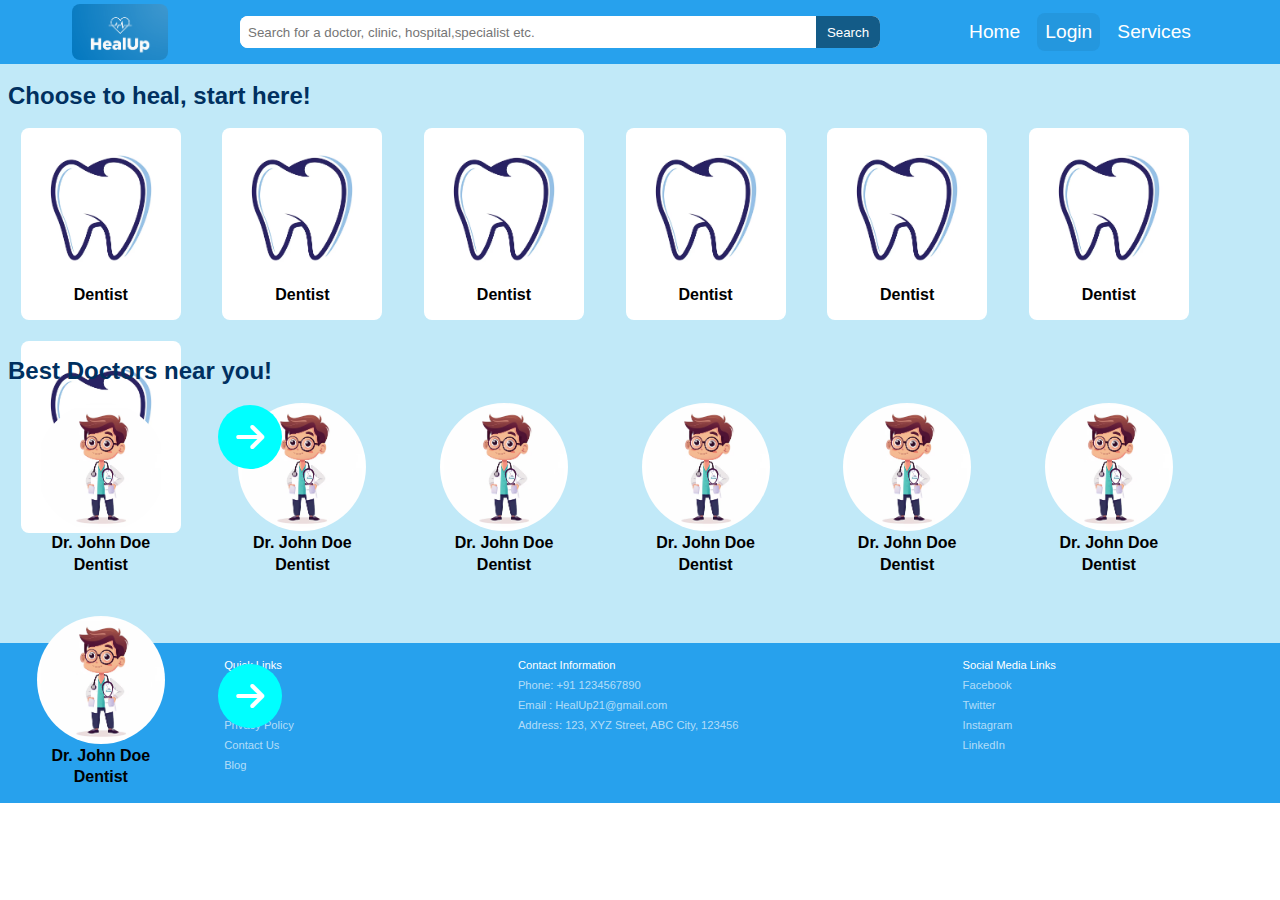
<file: public/index.html>
<!DOCTYPE html>
<html lang="en">
<head>
  <meta charset="UTF-8">
  <meta name="viewport" content="width=device-width, initial-scale=1.0">
  <link rel="stylesheet" href="style.css">
  <link href="https://cdnjs.cloudflare.com/ajax/libs/font-awesome/6.0.0/css/all.min.css" rel="stylesheet">
  <title>HealUp</title>
</head>
<body>
  <div class="header">
    <div class="logo"></div>
    <div class="searchBar">
      <input type="text" placeholder="Search for a doctor, clinic, hospital,specialist etc.">
      <button>Search</button>
    </div>
    <div class="navbar">
      <div class="Home">Home</div>
      <button>Login</button>
      <div class="services">Services</div>
    </div>
  </div>
  <div class="tagLine">
    <p>Choose to heal, start here!</p>
  </div>
  <div class="specialists">
    <div class="specialist">
      <div class="specialistImage" style='background-image: url("../images/dentist_logo.avif")'></div>
      <div class="specialistType">Dentist</div>
    </div>
    <div class="specialist">
      <div class="specialistImage" style='background-image: url("../images/dentist_logo.avif")'></div>
      <div class="specialistType">Dentist</div>
    </div>
    <div class="specialist">
      <div class="specialistImage" style='background-image: url("../images/dentist_logo.avif")'></div>
      <div class="specialistType">Dentist</div>
    </div>
    <div class="specialist">
      <div class="specialistImage" style='background-image: url("../images/dentist_logo.avif")'></div>
      <div class="specialistType">Dentist</div>
    </div>
    <div class="specialist">
      <div class="specialistImage" style='background-image: url("../images/dentist_logo.avif")'></div>
      <div class="specialistType">Dentist</div>
    </div>
    <div class="specialist">
      <div class="specialistImage" style='background-image: url("../images/dentist_logo.avif")'></div>
      <div class="specialistType">Dentist</div>
    </div>
    <div class="specialist">
      <div class="specialistImage" style='background-image: url("../images/dentist_logo.avif")'></div>
      <div class="specialistType">Dentist</div>
    </div>
    <div class="more"><i class="fa-solid fa-arrow-right"></i></div>
  </div>
  <div class="tagLine">Best Doctors near you!</div>
  <div class="doctors">
    <div class="doctor">
      <div class="doctorImage" style='background-image: url("../images/ChhotaDoctor.avif")'></div>
      <div class="doctorName">Dr. John Doe</div>
      <div class="doctorSpecialization">Dentist</div>
    </div>
    <div class="doctor">
      <div class="doctorImage" style='background-image: url("../images/ChhotaDoctor.avif")'></div>
      <div class="doctorName">Dr. John Doe</div>
      <div class="doctorSpecialization">Dentist</div>
    </div>
    <div class="doctor">
      <div class="doctorImage" style='background-image: url("../images/ChhotaDoctor.avif")'></div>
      <div class="doctorName">Dr. John Doe</div>
      <div class="doctorSpecialization">Dentist</div>
    </div>
    <div class="doctor">
      <div class="doctorImage" style='background-image: url("../images/ChhotaDoctor.avif")'></div>
      <div class="doctorName">Dr. John Doe</div>
      <div class="doctorSpecialization">Dentist</div>
    </div>
    <div class="doctor">
      <div class="doctorImage" style='background-image: url("../images/ChhotaDoctor.avif")'></div>
      <div class="doctorName">Dr. John Doe</div>
      <div class="doctorSpecialization">Dentist</div>
    </div>
    <div class="doctor">
      <div class="doctorImage" style='background-image: url("../images/ChhotaDoctor.avif")'></div>
      <div class="doctorName">Dr. John Doe</div>
      <div class="doctorSpecialization">Dentist</div>
    </div><div class="doctor">
      <div class="doctorImage" style='background-image: url("../images/ChhotaDoctor.avif")'></div>
      <div class="doctorName">Dr. John Doe</div>
      <div class="doctorSpecialization">Dentist</div>
    </div>
    <div class="more"><i class="fa-solid fa-arrow-right"></i></div>
  </div>
  <div class="footer">
    <div class="quickLinks"><p>Quick Links</p>
      <ul>
        <li><a href="#">Home</a></li>
        <li><a href="#">About Us</a></li>
        <li><a href="#">Privacy Policy</a></li>
        <li><a href="#">Contact Us</a></li>
        <li><a href="#">Blog</a></li>
      </ul>
    </div>
    <div class="contactInfo">
      <p>Contact Information</p>
      <ul>
        <li>Phone: +91 1234567890</li>
        <li>Email : HealUp21@gmail.com</li>
        <li>Address: 123, XYZ Street, ABC City, 123456</li>
    </div>
    <div class="socialMediaLinks">
      <p>Social Media Links</p>
      <ul>
        <li><a href="#">Facebook</a></li>
        <li><a href="#">Twitter</a></li>
        <li><a href="#">Instagram</a></li>
        <li><a href="#">LinkedIn</a></li>
    </div>
  </div>
</body>
</html>
</file>
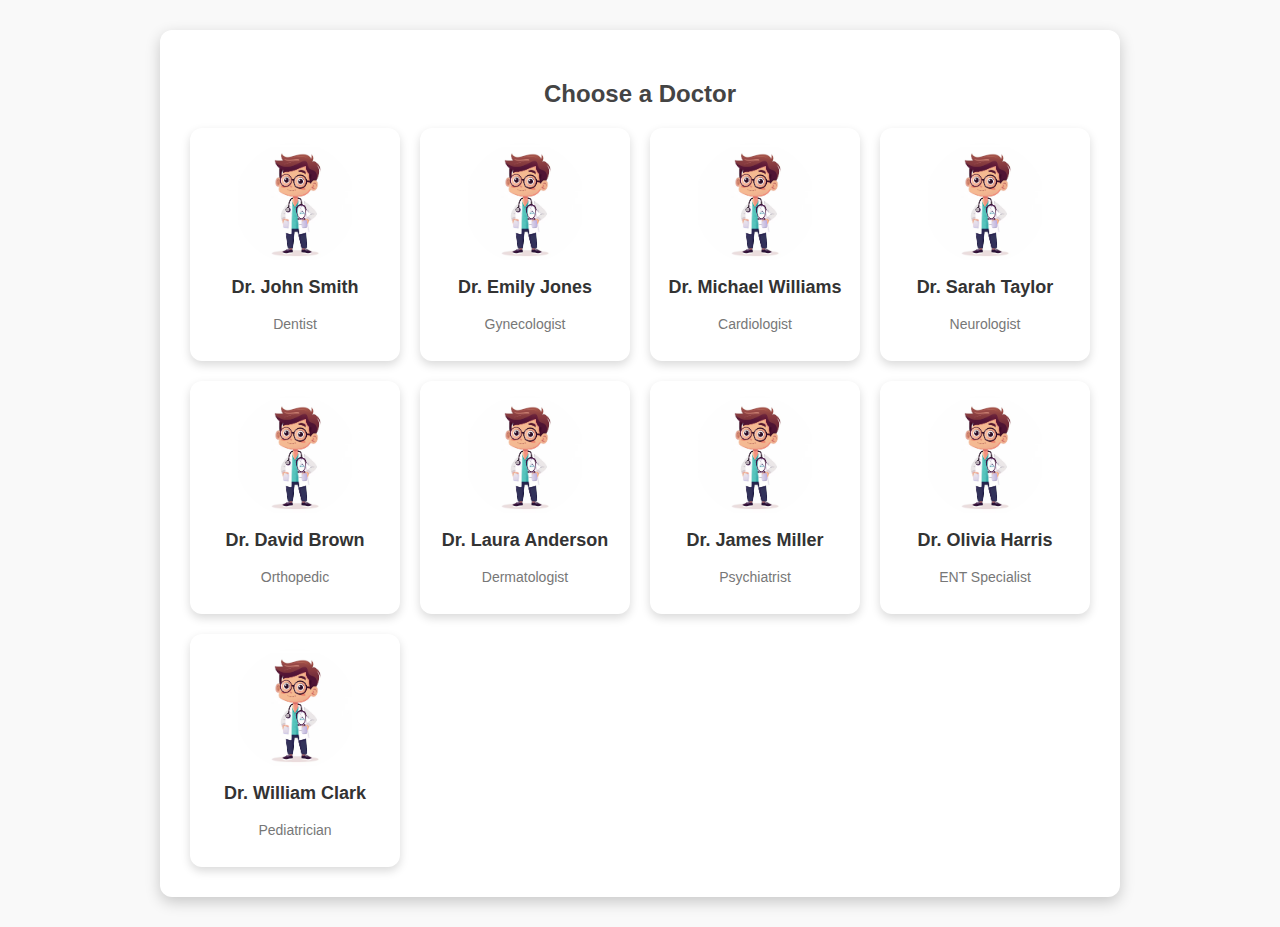
<file: UI UX  Design/public/doctors.html>
<!DOCTYPE html>
<html lang="en">
<head>
    <meta charset="UTF-8">
    <meta name="viewport" content="width=device-width, initial-scale=1.0">
    <title>Doctors - HealUp</title>
    <link rel="stylesheet" href="doctors.css">
</head>
<body>
    <div class="container">
        <h2>Choose a Doctor</h2>
        <div class="doctors-list">
            <div class="doctor-card">
                <a href="dr_smith.html">
                    <img src="../images/ChhotaDoctor.avif" alt="Dr. Smith">
                    <h3>Dr. John Smith</h3>
                    <p>Dentist</p>
                </a>
            </div>
            <div class="doctor-card">
                <a href="dr_jones.html">
                    <img src="../images/ChhotaDoctor.avif" alt="Dr. Jones">
                    <h3>Dr. Emily Jones</h3>
                    <p>Gynecologist</p>
                </a>
            </div>
            <div class="doctor-card">
                <a href="dr_williams.html">
                    <img src="../images/ChhotaDoctor.avif" alt="Dr. Williams">
                    <h3>Dr. Michael Williams</h3>
                    <p>Cardiologist</p>
                </a>
            </div>
            <div class="doctor-card">
                <a href="dr_taylor.html">
                    <img src="../images/ChhotaDoctor.avif" alt="Dr. Taylor">
                    <h3>Dr. Sarah Taylor</h3>
                    <p>Neurologist</p>
                </a>
            </div>
            <div class="doctor-card">
                <a href="dr_brown.html">
                    <img src="../images/ChhotaDoctor.avif" alt="Dr. Brown">
                    <h3>Dr. David Brown</h3>
                    <p>Orthopedic</p>
                </a>
            </div>
            <div class="doctor-card">
                <a href="dr_anderson.html">
                    <img src="../images/ChhotaDoctor.avif" alt="Dr. Anderson">
                    <h3>Dr. Laura Anderson</h3>
                    <p>Dermatologist</p>
                </a>
            </div>
            <div class="doctor-card">
                <a href="dr_miller.html">
                    <img src="../images/ChhotaDoctor.avif" alt="Dr. Miller">
                    <h3>Dr. James Miller</h3>
                    <p>Psychiatrist</p>
                </a>
            </div>
            <div class="doctor-card">
                <a href="dr_harris.html">
                    <img src="../images/ChhotaDoctor.avif" alt="Dr. Harris">
                    <h3>Dr. Olivia Harris</h3>
                    <p>ENT Specialist</p>
                </a>
            </div>
            <div class="doctor-card">
                <a href="dr_clark.html">
                    <img src="../images/ChhotaDoctor.avif" alt="Dr. Clark">
                    <h3>Dr. William Clark</h3>
                    <p>Pediatrician</p>
                </a>
            </div>
        </div>
    </div>
</body>
</html>
</file>
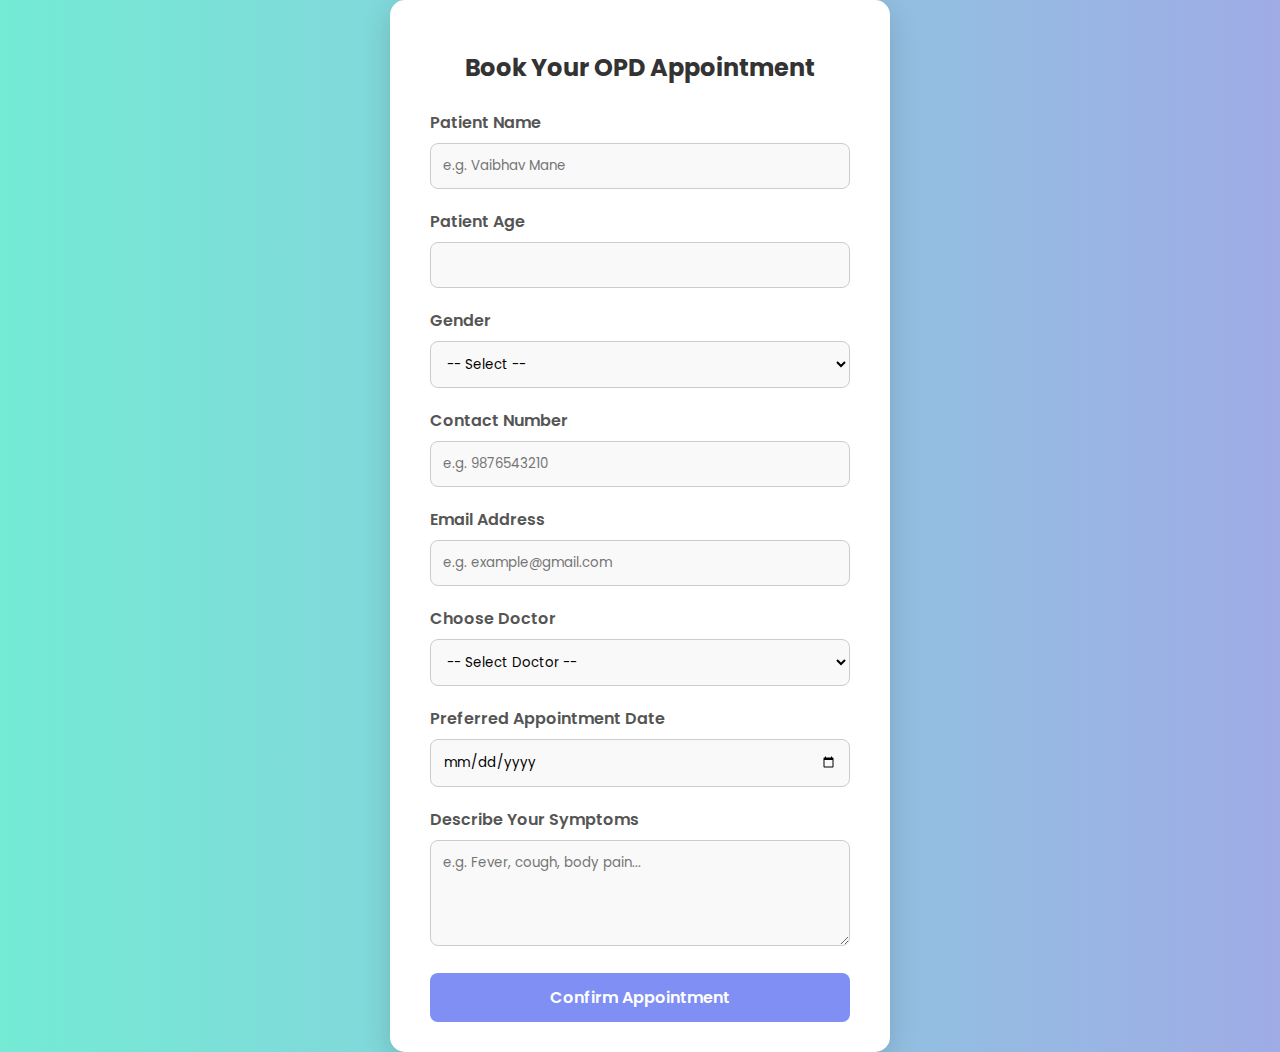
<file: UI UX  Design/public/form.html>
<!DOCTYPE html>
<html lang="en">
<head>
  <meta charset="UTF-8">
  <meta name="viewport" content="width=device-width, initial-scale=1">
  <title>OPD Appointment Booking</title>
  <link href="https://fonts.googleapis.com/css2?family=Poppins:wght@400;600&display=swap" rel="stylesheet">
  <style>
    * {
      box-sizing: border-box;
      font-family: 'Poppins', sans-serif;
    }

    body {
      margin: 0;
      padding: 0;
      background: linear-gradient(to right, #74ebd5, #9face6);
      display: flex;
      justify-content: center;
      align-items: center;
      min-height: 100vh;
    }

    .container {
      background: #ffffff;
      padding: 30px 40px;
      border-radius: 15px;
      box-shadow: 0 8px 30px rgba(0, 0, 0, 0.15);
      width: 100%;
      max-width: 500px;
    }

    h2 {
      text-align: center;
      color: #333;
      margin-bottom: 25px;
    }

    label {
      display: block;
      margin-bottom: 8px;
      color: #555;
      font-weight: 600;
    }

    input, select, textarea {
      width: 100%;
      padding: 12px;
      margin-bottom: 20px;
      border: 1px solid #ccc;
      border-radius: 8px;
      background-color: #f9f9f9;
      transition: 0.3s;
    }

    input:focus, select:focus, textarea:focus {
      border-color: #7f8ff4;
      background-color: #fff;
      outline: none;
    }

    button {
      width: 100%;
      padding: 12px;
      background: #7f8ff4;
      color: white;
      border: none;
      border-radius: 8px;
      font-size: 16px;
      font-weight: 600;
      cursor: pointer;
      transition: 0.3s;
    }

    button:hover {
      background: #5c6ef8;
    }
  </style>
</head>
<body>

  <div class="container">
    <h2>Book Your OPD Appointment</h2>
    <form action="submit_appointment.php" method="POST">
      <label for="name">Patient Name</label>
      <input type="text" id="name" name="name" placeholder="e.g. Vaibhav Mane" required>

      <label for="age">Patient Age</label>
      <input type="number" id="age" name="age" min="1" required>

      <label for="gender">Gender</label>
      <select id="gender" name="gender" required>
        <option value="">-- Select --</option>
        <option value="Male">Male</option>
        <option value="Female">Female</option>
        <option value="Other">Other</option>
      </select>

      <label for="contact">Contact Number</label>
      <input type="tel" id="contact" name="contact" pattern="[0-9]{10}" placeholder="e.g. 9876543210" required>

      <label for="email">Email Address</label>
      <input type="email" id="email" name="email" placeholder="e.g. example@gmail.com">

      <label for="doctor">Choose Doctor</label>
      <select id="doctor" name="doctor" required>
        <option value="">-- Select Doctor --</option>
        <option value="Dr. Sharma">Dr. Sharma – General Physician</option>
        <option value="Dr. Verma">Dr. Verma – Cardiologist</option>
        <option value="Dr. Mehta">Dr. Mehta – Orthopedic</option>
      </select>

      <label for="date">Preferred Appointment Date</label>
      <input type="date" id="date" name="date" required>

      <label for="symptoms">Describe Your Symptoms</label>
      <textarea id="symptoms" name="symptoms" rows="4" placeholder="e.g. Fever, cough, body pain..." required></textarea>

      <button type="submit">Confirm Appointment</button>
    </form>
  </div>

</body>
</html>
</file>
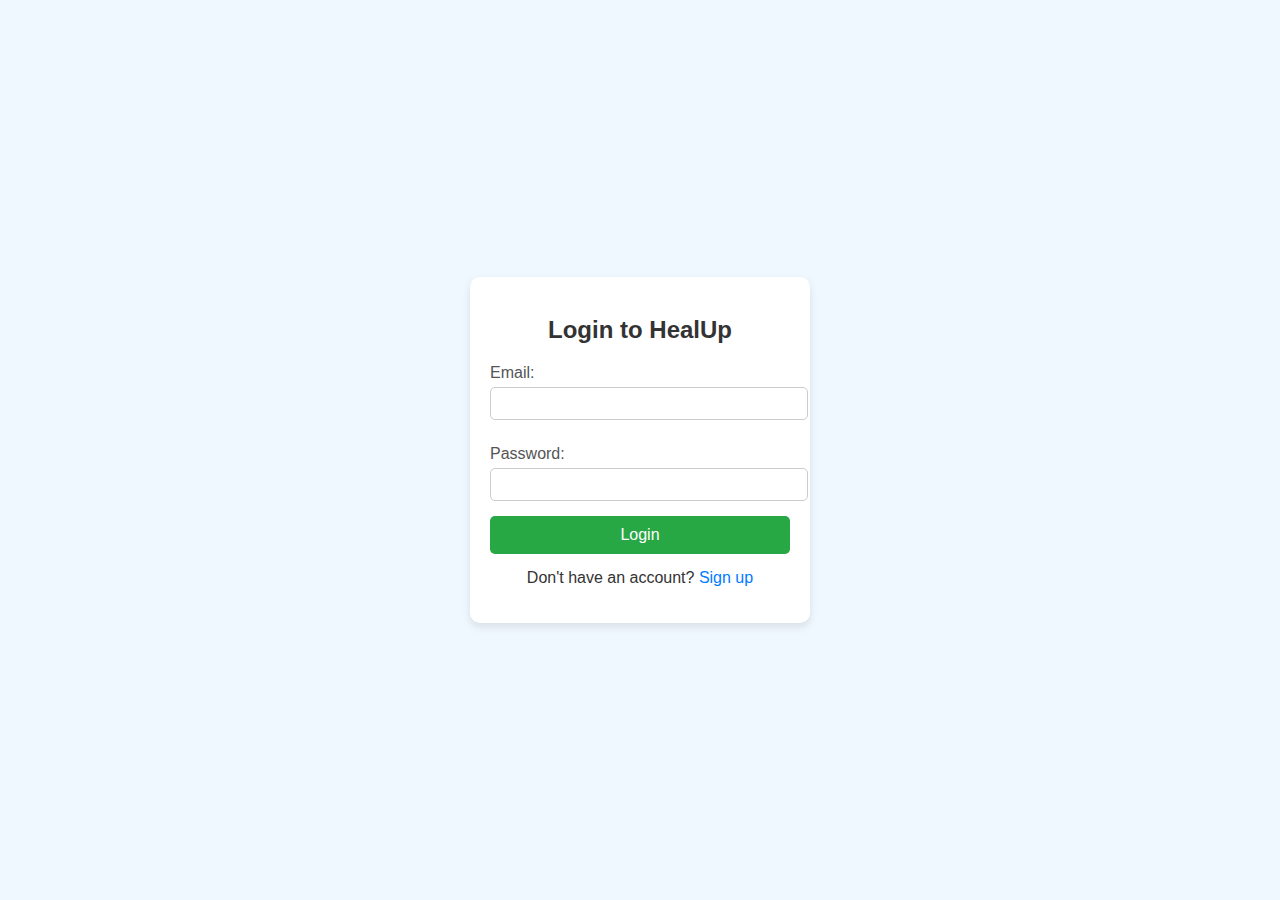
<file: UI UX  Design/public/login.html>
<!DOCTYPE html>
<html lang="en">
<head>
    <meta charset="UTF-8">
    <meta name="viewport" content="width=device-width, initial-scale=1.0">
    <title>Login - HealUp</title>
    <link rel="stylesheet" href="login.css">
</head>
<body>
    <div class="login-container">
        <h2>Login to HealUp</h2>
        <form action="dashboard.html" method="post">
            <label for="email">Email:</label>
            <input type="email" id="email" name="email" required>

            <label for="password">Password:</label>
            <input type="password" id="password" name="password" required>

            <button type="submit">Login</button>
        </form>
        <p>Don't have an account? <a href="signup.html">Sign up</a></p>
    </div>
</body>
<script src="login.js"></script>
</html>
</file>
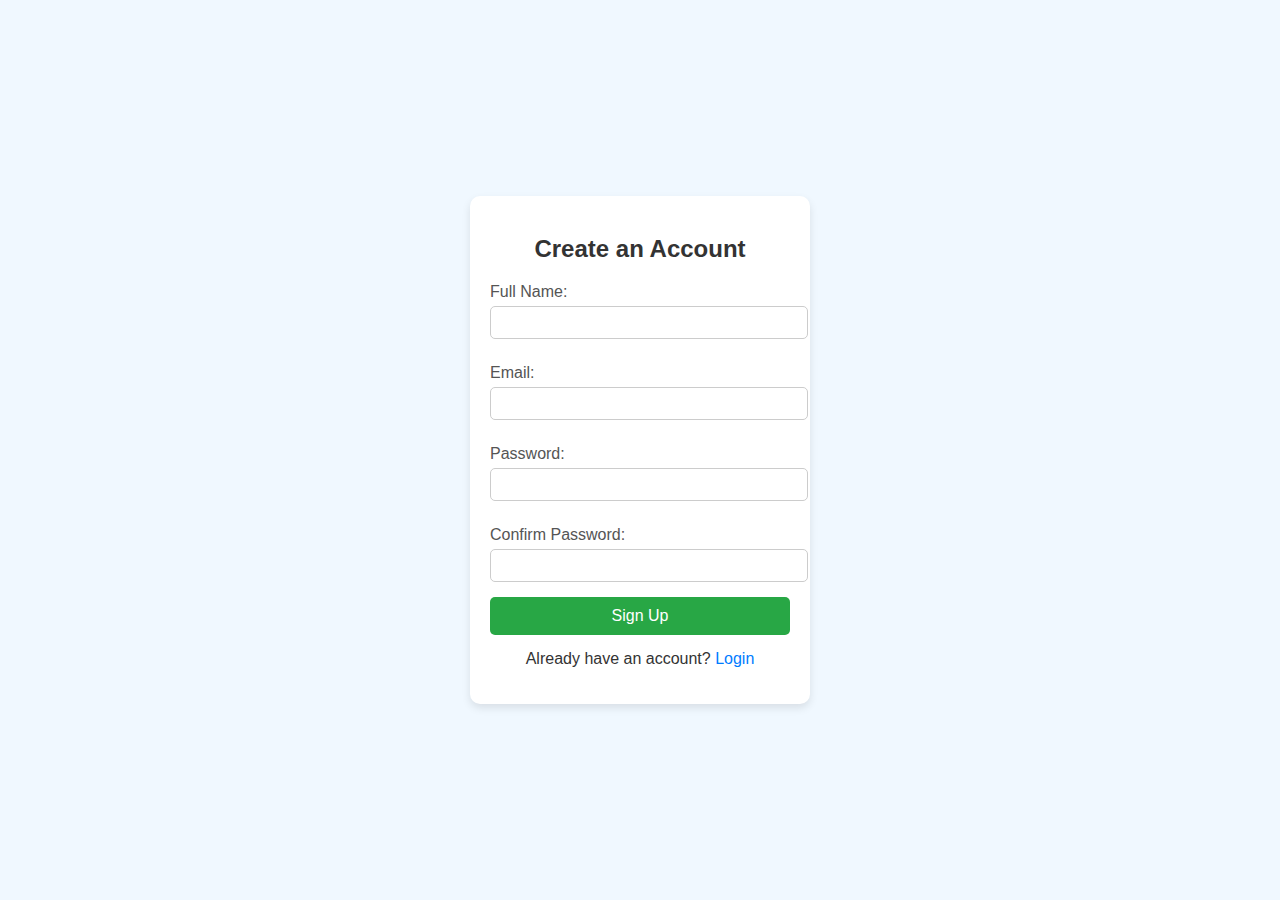
<file: UI UX  Design/public/signup.html>
<!DOCTYPE html>
<html lang="en">
<head>
    <meta charset="UTF-8">
    <meta name="viewport" content="width=device-width, initial-scale=1.0">
    <title>Sign Up - HealUp</title>
    <style>
        body {
            font-family: Arial, sans-serif;
            background-color: #f0f8ff;
            display: flex;
            justify-content: center;
            align-items: center;
            height: 100vh;
            margin: 0;
        }
        .login-container {
            background-color: white;
            padding: 20px;
            border-radius: 10px;
            box-shadow: 0 4px 8px rgba(0, 0, 0, 0.1);
            text-align: center;
            width: 300px;
        }
        h2 {
            margin-bottom: 20px;
            color: #333;
        }
        label {
            display: block;
            text-align: left;
            margin: 10px 0 5px;
            color: #555;
        }
        input {
            width: 100%;
            padding: 8px;
            margin-bottom: 15px;
            border: 1px solid #ccc;
            border-radius: 5px;
        }
        button {
            width: 100%;
            padding: 10px;
            background-color: #28a745;
            color: white;
            border: none;
            border-radius: 5px;
            cursor: pointer;
            font-size: 16px;
        }
        button:hover {
            background-color: #218838;
        }
        p {
            margin-top: 15px;
            color: #333;
        }
        a {
            color: #007bff;
            text-decoration: none;
        }
        a:hover {
            text-decoration: underline;
        }
    </style>
</head>
<body>
    <div class="login-container">
        <h2>Create an Account</h2>
        <form action="dashboard.html" method="post">
            <label for="name">Full Name:</label>
            <input type="text" id="name" name="name" required>

            <label for="email">Email:</label>
            <input type="email" id="email" name="email" required>

            <label for="password">Password:</label>
            <input type="password" id="password" name="password" required>

            <label for="confirm-password">Confirm Password:</label>
            <input type="password" id="confirm-password" name="confirm-password" required>

            <button type="submit">Sign Up</button>
        </form>
        <p>Already have an account? <a href="login.html">Login</a></p>
    </div>
    <script src="signup.js"></script>
</body>
</html>
</file>
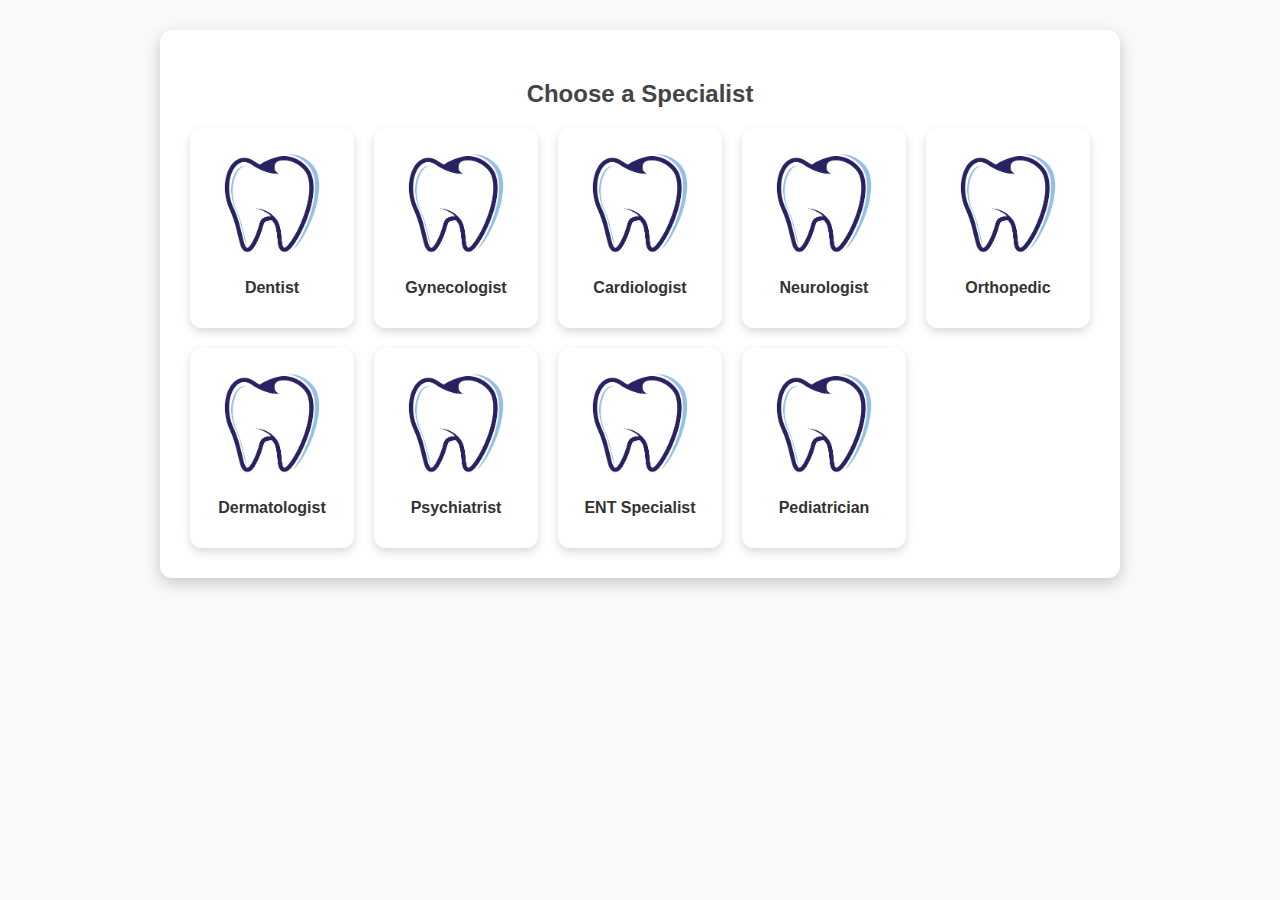
<file: UI UX  Design/public/specialists.html>
<!DOCTYPE html>
<html lang="en">
<head>
    <meta charset="UTF-8">
    <meta name="viewport" content="width=device-width, initial-scale=1.0">
    <title>Specialists - HealUp</title>
    <link rel="stylesheet" href="specialists.css">
</head>
<body>
    <div class="container">
        <h2>Choose a Specialist</h2>
        <div class="specialists-list">
            <div class="specialist-card">
                <a href="dentist.html">
                    <img src="../images/dentist_logo.avif" alt="Dentist">
                    <h3>Dentist</h3>
                </a>
            </div>
            <div class="specialist-card">
                <a href="gynecologist.html">
                    <img src="../images/dentist_logo.avif" alt="Gynecologist">
                    <h3>Gynecologist</h3>
                </a>
            </div>
            <div class="specialist-card">
                <a href="cardiologist.html">
                    <img src="../images/dentist_logo.avif" alt="Cardiologist">
                    <h3>Cardiologist</h3>
                </a>
            </div>
            <div class="specialist-card">
                <a href="neurologist.html">
                    <img src="../images/dentist_logo.avif" alt="Neurologist">
                    <h3>Neurologist</h3>
                </a>
            </div>
            <div class="specialist-card">
                <a href="orthopedic.html">
                    <img src="../images/dentist_logo.avif" alt="Orthopedic">
                    <h3>Orthopedic</h3>
                </a>
            </div>
            <div class="specialist-card">
                <a href="dermatologist.html">
                    <img src="../images/dentist_logo.avif" alt="Dermatologist">
                    <h3>Dermatologist</h3>
                </a>
            </div>
            <div class="specialist-card">
                <a href="psychiatrist.html">
                    <img src="../images/dentist_logo.avif" alt="Psychiatrist">
                    <h3>Psychiatrist</h3>
                </a>
            </div>
            <div class="specialist-card">
                <a href="ent.html">
                    <img src="../images/dentist_logo.avif" alt="ENT Specialist">
                    <h3>ENT Specialist</h3>
                </a>
            </div>
            <div class="specialist-card">
                <a href="pediatrician.html">
                    <img src="../images/dentist_logo.avif" alt="Pediatrician">
                    <h3>Pediatrician</h3>
                </a>
            </div>
        </div>
    </div>
</body>
</html>
</file>
<file: public/style.css>
*{
    margin: 0;
    padding: 0;
    box-sizing: border-box;
    font-family: 'Roboto', sans-serif;
}
.header{
    justify-content: space-evenly;
    display:flex;
    background-color: #27a1ed;
    color: white;
    height:4rem;
    width:100%;
    align-items: center;
}
.logo{
    height:3.5rem;
    width:6rem;
    border-radius:0.5rem;
    background-image: url("../images/logo.png");
    background-size: cover;
    background-color: #dc770b;
}
.searchBar{
    display:flex;
    width: 50%;
    height: 2rem;
    border-radius: 0.5rem;
    background-color: white;
    align-items: center;
}
.searchBar input{
    border-radius: 0.5rem;
    width: 90%;
    height: 100%;
    border: none;
    outline: none;
    padding-left: 0.5rem;
} 
.searchBar button{
    width: 10%;
    height: 100%;
    border: none;
    background-color: #135b87;
    color: white;
    cursor: pointer;
    border-top-right-radius: 0.5rem;
    border-bottom-right-radius: 0.5rem;
}
.navbar{
    font-size: 1.2rem;
    display:flex;
    height:50%;
    width:20%;
    font-family: 'Roboto', sans-serif;
    justify-content: space-evenly;
    align-items: center;
}
.navbar Button{
    font-size: 1.2rem;
    font-family: 'Roboto', sans-serif;
    background-color: #2497de;
    color: white;
    border: none;
    border-radius: 0.5rem;
    padding: 0.5rem;
    cursor: pointer;
}
.tagLine{
    padding-left: 0.5rem;
    display:flex;
    align-items: center;
    height: 4rem;
    font-size: 1.5rem;
    color: #003060;
    background-color: #c1e9f8;
    font-weight: 700;
}
.specialists{
    display:flex;
    flex-wrap: wrap;
    height: 15rem;
    font-size: 1rem;
    color:black;
    font-weight: 700;
    background-color: #c1e9f8;
    margin-bottom: -1.8rem;
}
.specialist{
    border-radius: 0.5rem;
    display: flex;
    flex-direction: column;
    background-color: white;
    align-items: center;
    height: 12rem;
    width:10rem;
    padding:1rem;
    gap:1rem;
    margin: 1.3rem;
    margin-top: 0;
    cursor:pointer;
}
.more{
    display:flex;
    height:4rem;
    width:4rem;
    align-items: center;
    justify-content: center;
    font-size: 2rem;
    color:white;
    background-color: aqua;
    border-radius: 50%;
    position: relative;
    top:4rem;
    margin-left: 1rem;
}
.specialistImage{
    height: 8rem;
    width: 8rem;
    background-color: #003060;
    background-size: cover;
}
.footer{
    display: flex;
    height:10rem;
    width:100%;
    background-color:#27a1ed;
    color: white;
    justify-content: space-evenly;
    font-size: 0.7rem;
}
.footer div{
    margin-top: 1rem;
}
.footer li{
    text-decoration: none;
    list-style: none;
    color: rgba(255, 255, 255, 0.651);
    margin-top: 0.5rem;
}
.footer a{
    text-decoration: none;
    color: rgba(255, 255, 255, 0.651);
}
.doctors{
    display:flex;
    flex-wrap: wrap;
    height: 15rem;
    font-size: 1rem;
    color:black;
    font-weight: 700;
    background-color: #c1e9f8;
}
.doctor{
    border-radius: 0.5rem;
    display: flex;
    flex-direction: column;
    align-items: center;
    height: 12rem;
    width:10rem;
    margin: 1.3rem;
    margin-top: 0;
    cursor:pointer;
    color: black;
    gap:0.2rem;
}
.doctorImage{
    height: 8rem;
    width: 8rem;
    background-color: #003060;
    background-size: cover;
    border-radius: 50%;
}
.doctors .more{
    top: 3rem;
}
</file>
<file: UI UX  Design/public/doctors.css>
/* General Styling */
body {
    font-family: 'Poppins', sans-serif;
    text-align: center;
    background-color: #f9f9f9;
    margin: 0;
    padding: 0;
}

.container {
    max-width: 900px;
    margin: 30px auto;
    background: white;
    padding: 30px;
    border-radius: 12px;
    box-shadow: 0px 5px 15px rgba(0, 0, 0, 0.2);
}

h2 {
    color: #444;
    font-size: 24px;
    margin-bottom: 20px;
}

/* Doctors Grid */
.doctors-list {
    display: grid;
    grid-template-columns: repeat(auto-fit, minmax(180px, 1fr));
    gap: 20px;
    justify-content: center;
}

/* Doctor Card */
.doctor-card {
    background: white;
    padding: 15px;
    border-radius: 12px;
    box-shadow: 0px 4px 10px rgba(0, 0, 0, 0.15);
    text-align: center;
    transition: transform 0.3s ease-in-out, box-shadow 0.3s ease-in-out;
}

.doctor-card:hover {
    transform: scale(1.1);
    box-shadow: 0px 6px 15px rgba(0, 0, 0, 0.2);
}

/* Images */
.doctor-card img {
    width: 120px;
    height: 120px;
    border-radius: 50%;
    object-fit: cover;
}

/* Text */
.doctor-card h3 {
    margin-top: 10px;
    font-size: 18px;
    color: #333;
}

.doctor-card p {
    margin-top: 5px;
    font-size: 14px;
    color: #777;
}

/* Links */
a {
    text-decoration: none;
    color: inherit;
}
</file>
<file: UI UX  Design/public/login.css>
body {
    font-family: Arial, sans-serif;
    background-color: #f0f8ff;
    display: flex;
    justify-content: center;
    align-items: center;
    height: 100vh;
    margin: 0;
}

.login-container {
    background-color: white;
    padding: 20px;
    border-radius: 10px;
    box-shadow: 0 4px 8px rgba(0, 0, 0, 0.1);
    text-align: center;
    width: 300px;
}

h2 {
    margin-bottom: 20px;
    color: #333;
}

label {
    display: block;
    text-align: left;
    margin: 10px 0 5px;
    color: #555;
}

input {
    width: 100%;
    padding: 8px;
    margin-bottom: 15px;
    border: 1px solid #ccc;
    border-radius: 5px;
}

button {
    width: 100%;
    padding: 10px;
    background-color: #28a745;
    color: white;
    border: none;
    border-radius: 5px;
    cursor: pointer;
    font-size: 16px;
}

button:hover {
    background-color: #218838;
}

p {
    margin-top: 15px;
    color: #333;
}

a {
    color: #007bff;
    text-decoration: none;
}

a:hover {
    text-decoration: underline;
}
</file>
<file: UI UX  Design/public/specialists.css>
/* General Styling */
body {
    font-family: 'Poppins', sans-serif;
    text-align: center;
    background-color: #f9f9f9;
    margin: 0;
    padding: 0;
}

.container {
    max-width: 900px;
    margin: 30px auto;
    background: white;
    padding: 30px;
    border-radius: 12px;
    box-shadow: 0px 5px 15px rgba(0, 0, 0, 0.2);
}

h2 {
    color: #444;
    font-size: 24px;
    margin-bottom: 20px;
}

/* Specialist Grid */
.specialists-list {
    display: grid;
    grid-template-columns: repeat(auto-fit, minmax(150px, 1fr));
    gap: 20px;
    justify-content: center;
}

/* Specialist Card */
.specialist-card {
    background: white;
    padding: 15px;
    border-radius: 12px;
    box-shadow: 0px 4px 10px rgba(0, 0, 0, 0.15);
    text-align: center;
    transition: transform 0.3s ease-in-out, box-shadow 0.3s ease-in-out;
}

.specialist-card:hover {
    transform: scale(1.1);
    box-shadow: 0px 6px 15px rgba(0, 0, 0, 0.2);
}

/* Images */
.specialist-card img {
    width: 120px;
    height: 120px;
    border-radius: 50%;
    object-fit: cover;
}

/* Text */
.specialist-card h3 {
    margin-top: 12px;
    font-size: 16px;
    color: #333;
}

/* Links */
a {
    text-decoration: none;
    color: inherit;
}
</file>
